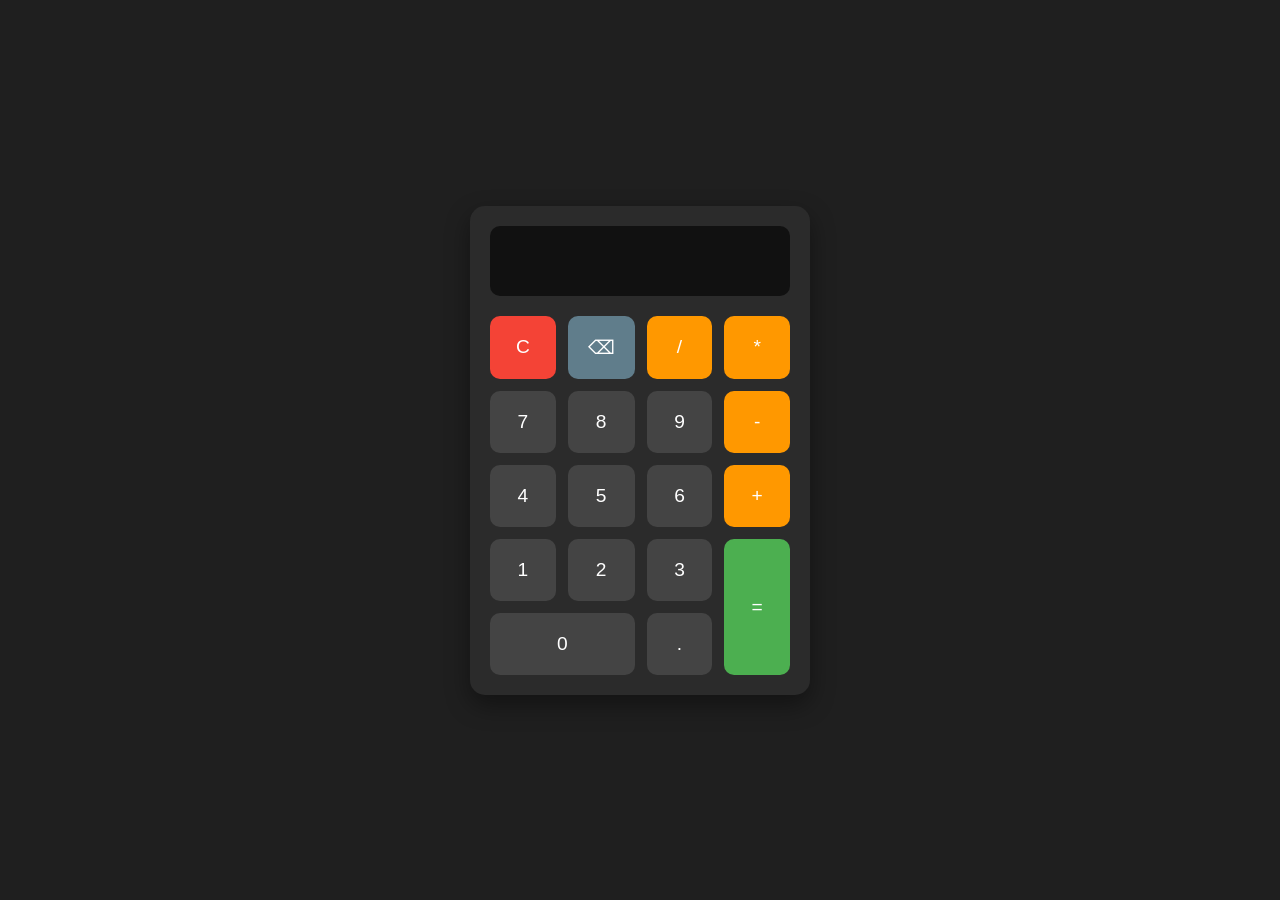
<file: WebDev-L2-Calculator/index.html>
<!DOCTYPE html>
<html lang="en">
<head>
    <meta charset="UTF-8">
    <meta name="viewport" content="width=device-width, initial-scale=1.0">
    <title>Calculator</title>
    <link rel="stylesheet" href="style.css">
</head>
<body>

<div class="calculator">

    <input type="text" id="display" readonly>

    <div class="buttons">

        <button class="clear">C</button>
        <button class="delete">⌫</button>
        <button class="operator">/</button>
        <button class="operator">*</button>

        <button class="number">7</button>
        <button class="number">8</button>
        <button class="number">9</button>
        <button class="operator">-</button>

        <button class="number">4</button>
        <button class="number">5</button>
        <button class="number">6</button>
        <button class="operator">+</button>

        <button class="number">1</button>
        <button class="number">2</button>
        <button class="number">3</button>
        <button class="equals">=</button>

        <button class="number zero">0</button>
        <button class="decimal">.</button>

    </div>

</div>

<script src="script.js"></script>

</body>
</html>
</file>
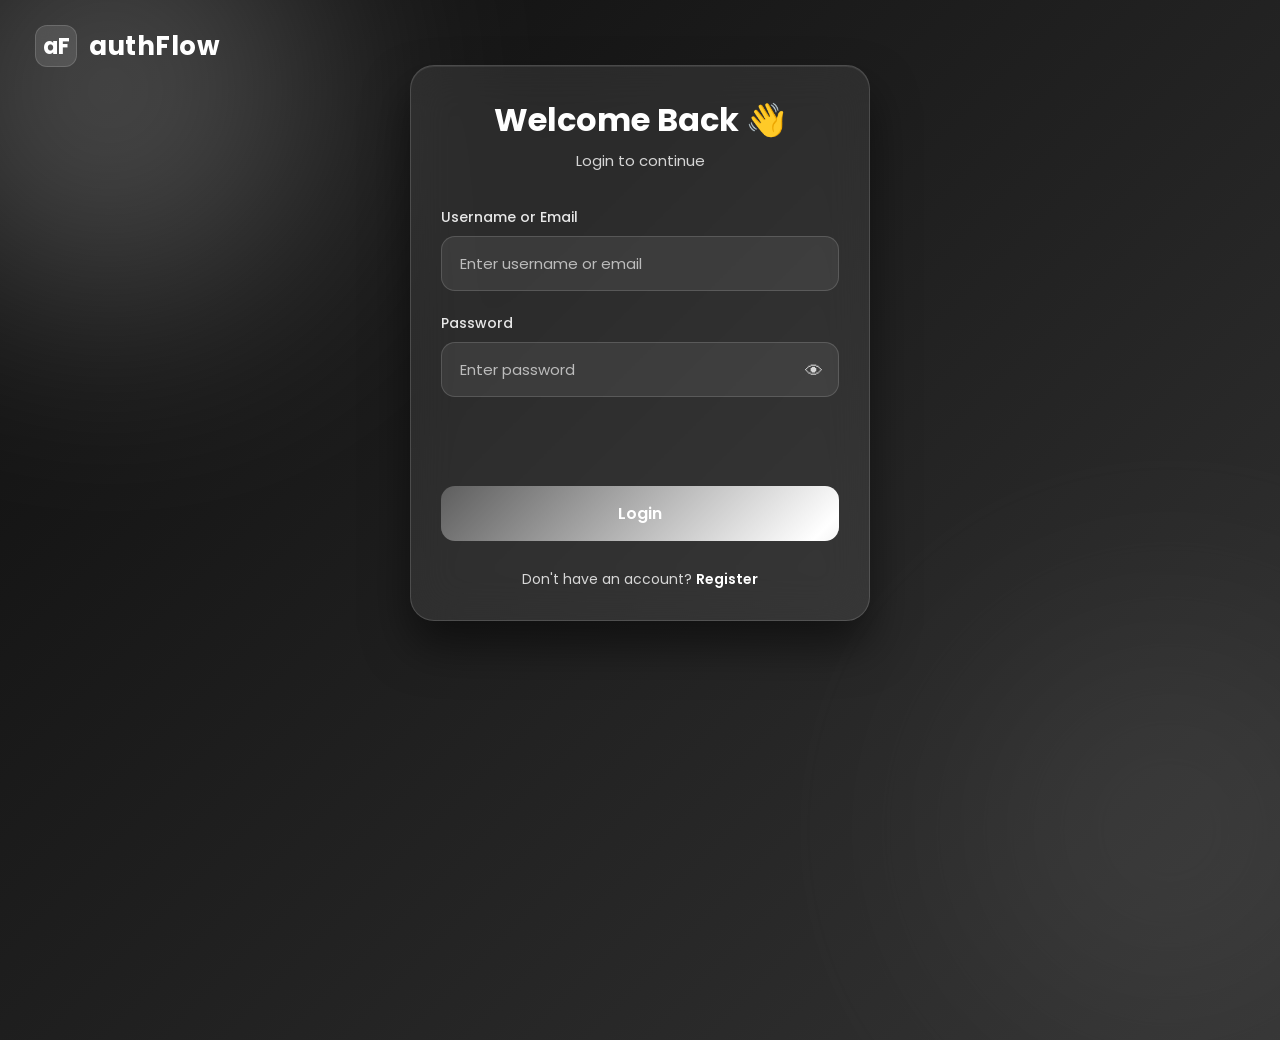
<file: WebDev-L2-LoginAuthSystem/index.html>
<!DOCTYPE html>
<html lang="en">
<head>
    <meta charset="UTF-8">
    <meta name="viewport" content="width=device-width, initial-scale=1.0">
    <title>Login | Auth System</title>

    <link rel="stylesheet" href="css/style.css">
</head>
<body>
   <div class="logo">
    <div class="logo-box">aF</div>
    <span class="logo-text">authFlow</span>
</div>

    <div class="container">

        <div class="auth-card">

            <h1>Welcome Back 👋</h1>
            <p>Login to continue</p>

            <form id="loginForm">

                <div class="input-group">
                    <label for="loginUser">Username or Email</label>
                    <input
                        type="text"
                        id="loginUser"
                        placeholder="Enter username or email"
                        required
                    >
                </div>

                <div class="input-group">
                    <label for="loginPassword">Password</label>

                    <div class="password-box">
                        <input
                            type="password"
                            id="loginPassword"
                            placeholder="Enter password"
                            required
                        >

                        <button
                            type="button"
                            id="toggleLoginPassword"
                            class="toggle-password">
                            👁
                        </button>
                    </div>
                </div>

                <p class="error-message" id="loginError"></p>

                <button type="submit" class="btn">
                    Login
                </button>

            </form>

            <div class="bottom-text">
                Don't have an account?
                <a href="register.html">Register</a>
            </div>

        </div>

    </div>

    <script src="js/hash.js"></script>
    <script src="js/login.js"></script>

</body>
</html>
</file>
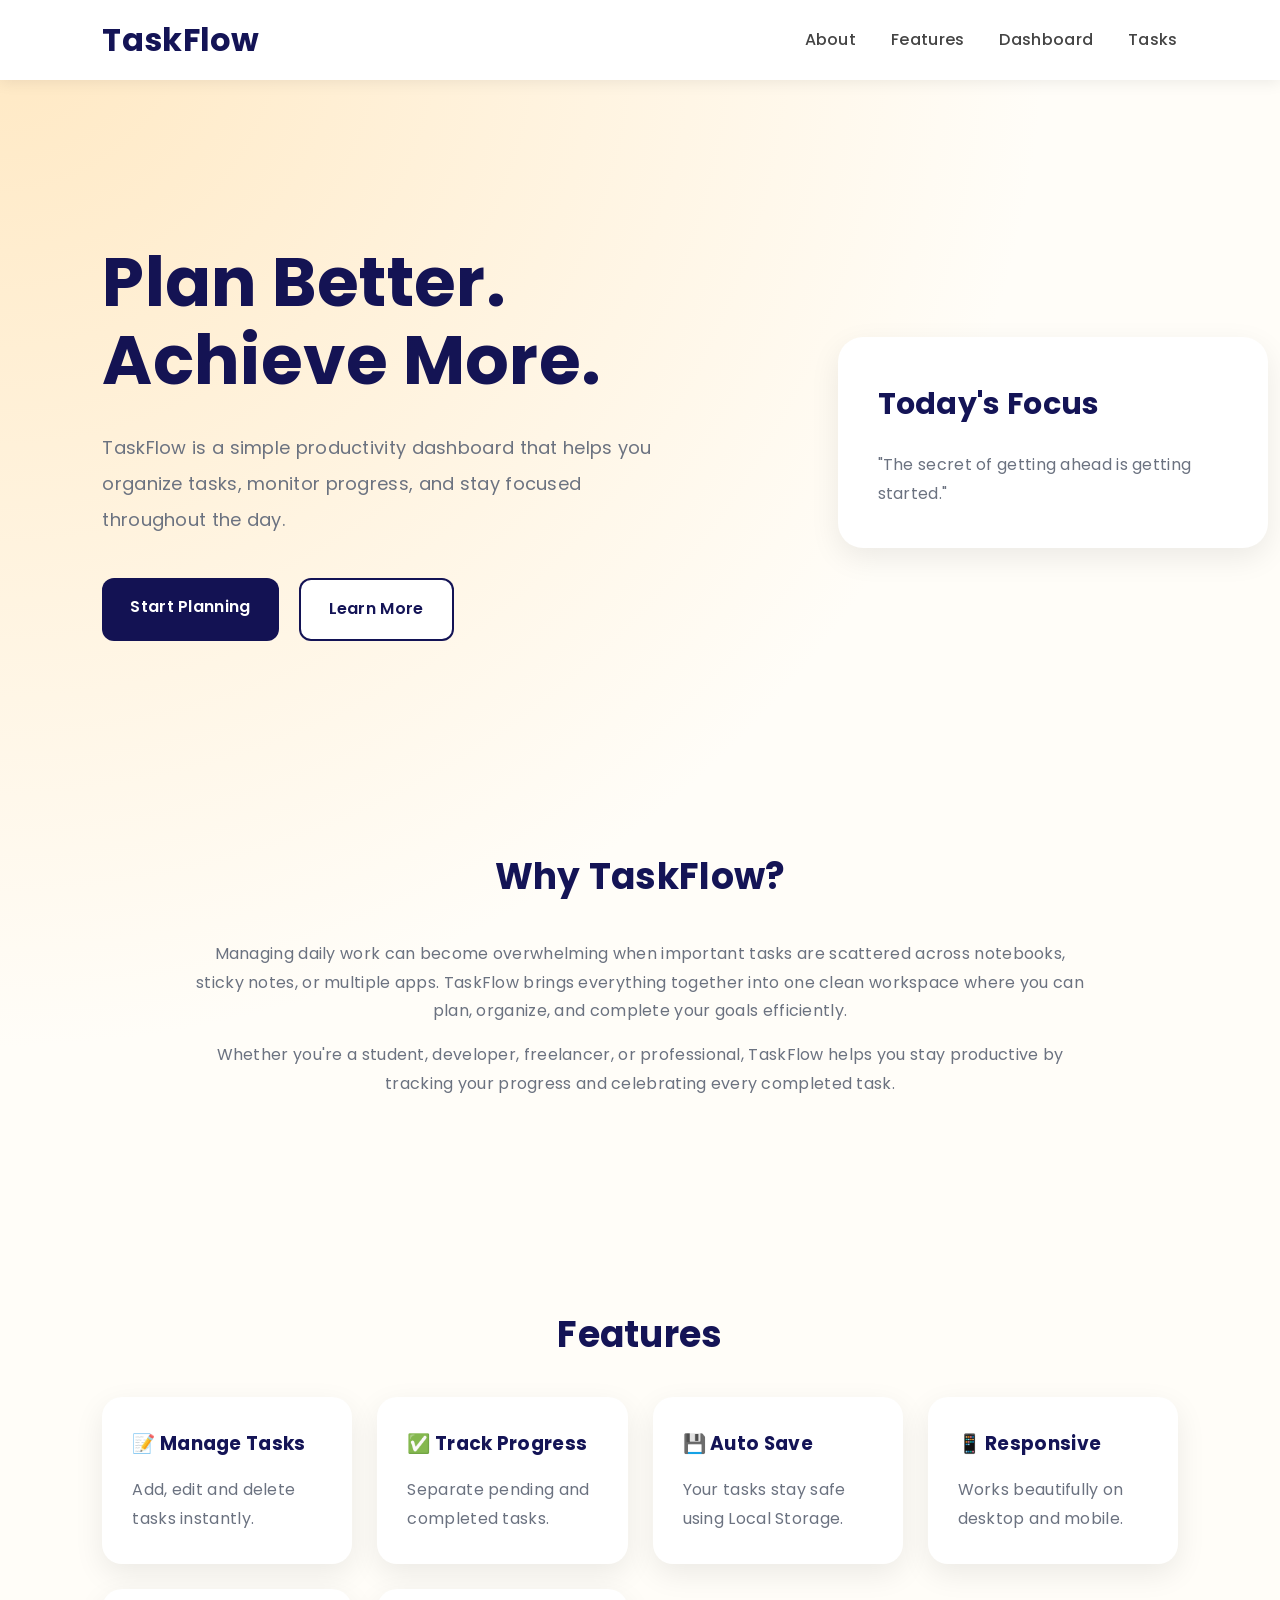
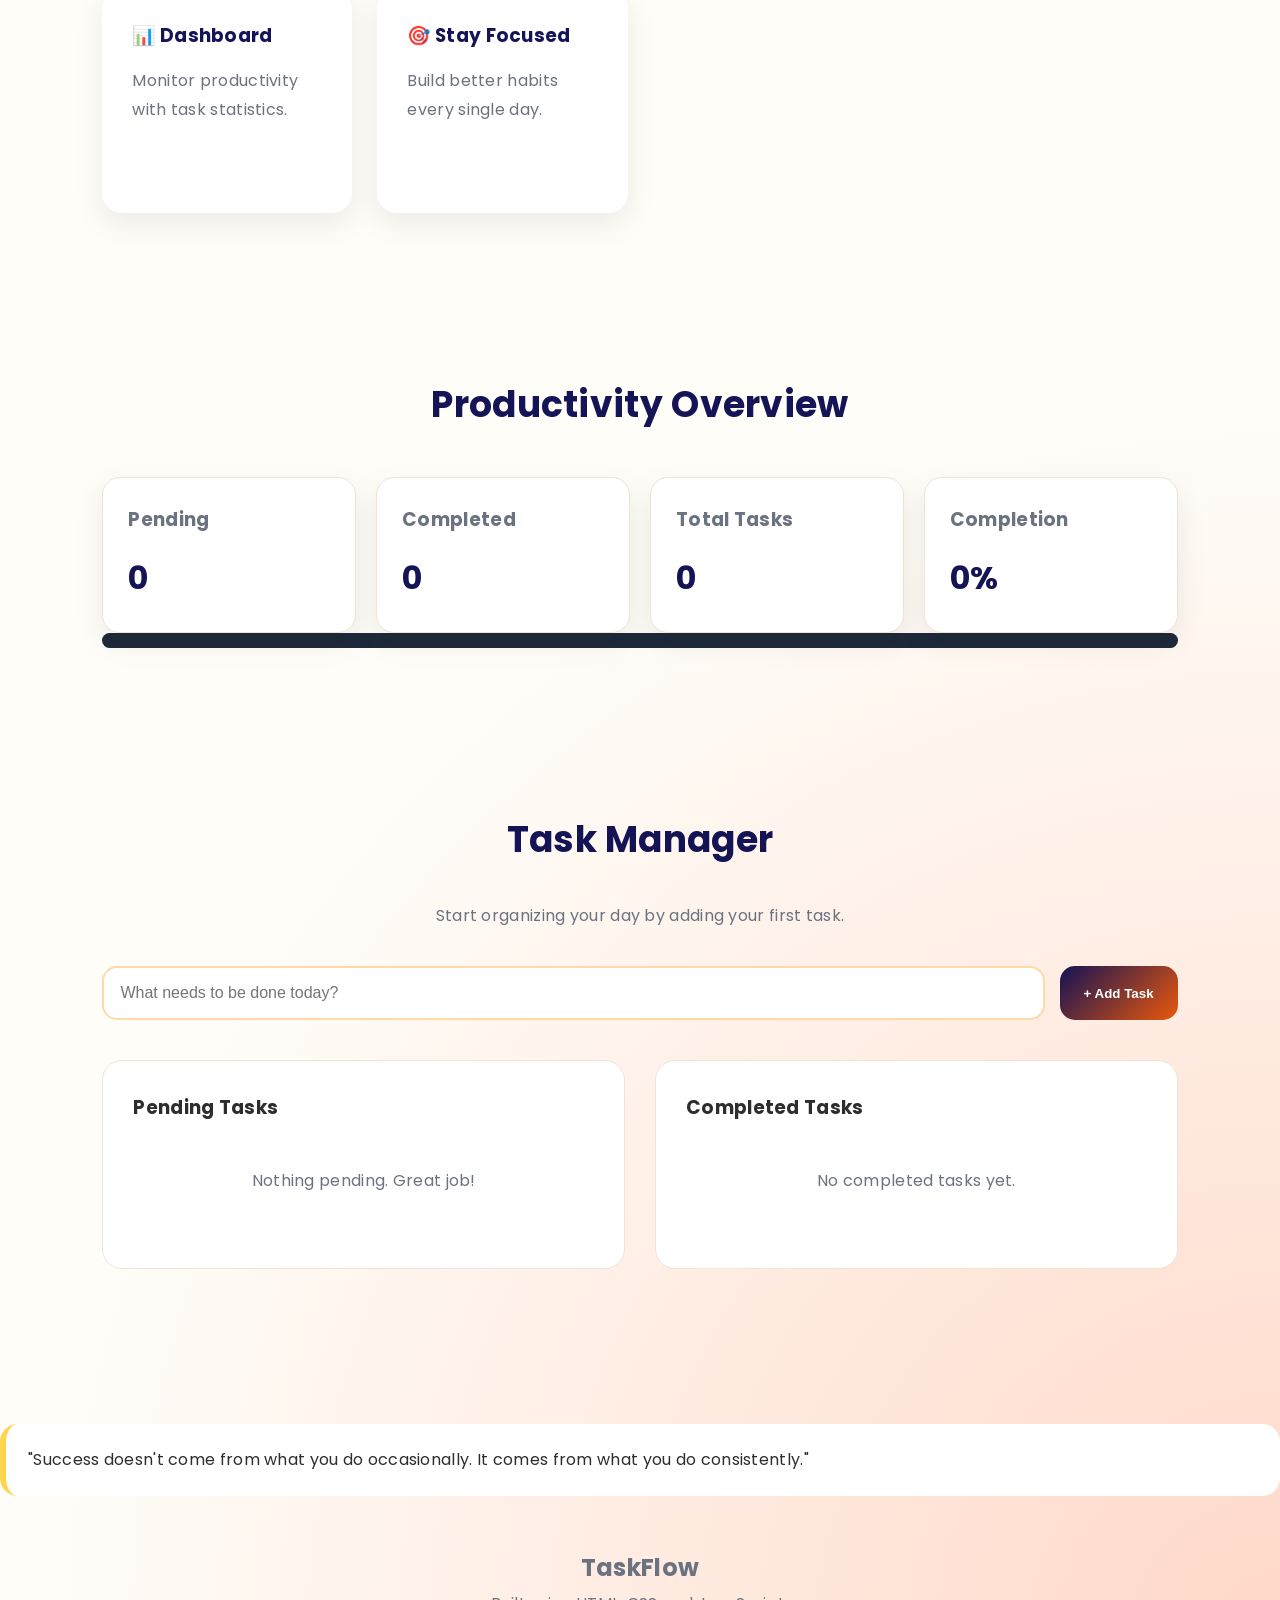
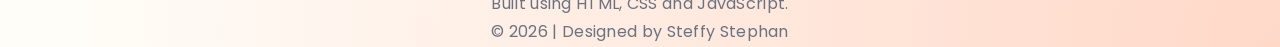
<file: WebDev-L2-todoApp/index.html>
<!DOCTYPE html>
<html lang="en">

<head>

    <meta charset="UTF-8">
    <meta name="viewport" content="width=device-width, initial-scale=1.0">

    <title>TaskFlow | Productivity Dashboard</title>

    <link rel="stylesheet" href="style.css">

    <link rel="preconnect" href="https://fonts.googleapis.com">
    <link rel="preconnect" href="https://fonts.gstatic.com" crossorigin>

    <link href="https://fonts.googleapis.com/css2?family=Poppins:wght@300;400;500;600;700&display=swap" rel="stylesheet">

</head>

<body>

    <!-- ================= HERO ================= -->

    <section class="hero">

        <nav>

            <h2>TaskFlow</h2>

            <ul>

                <li><a href="#about">About</a></li>
                <li><a href="#features">Features</a></li>
                <li><a href="#dashboard">Dashboard</a></li>
                <li><a href="#tasks">Tasks</a></li>

            </ul>

        </nav>

        <div class="hero-content">

            <div class="hero-text">

                <h1>Plan Better.<br>Achieve More.</h1>

                <p>

                    TaskFlow is a simple productivity dashboard that helps
                    you organize tasks, monitor progress, and stay focused
                    throughout the day.

                </p>

                <div class="hero-buttons">

                    <a href="#tasks" class="primary-btn">
                        Start Planning
                    </a>

                    <a href="#about" class="secondary-btn">
                        Learn More
                    </a>

                </div>

            </div>

            <div class="hero-image">

                <h3>Today's Focus</h3>

                <p>"The secret of getting ahead is getting started."</p>

            </div>

        </div>

    </section>

    <!-- ================= ABOUT ================= -->

    <section class="about" id="about">

        <h2>Why TaskFlow?</h2>

        <p>

            Managing daily work can become overwhelming when important
            tasks are scattered across notebooks, sticky notes, or
            multiple apps. TaskFlow brings everything together into
            one clean workspace where you can plan, organize,
            and complete your goals efficiently.

        </p>

        <p>

            Whether you're a student, developer, freelancer,
            or professional, TaskFlow helps you stay productive
            by tracking your progress and celebrating every
            completed task.

        </p>
<br>
    </section>

    <!-- ================= FEATURES ================= -->

    <section class="features" id="features">

        <h2>Features</h2>

        <div class="feature-grid">
            <div class="feature-card">

                <h3>📝 Manage Tasks</h3>

                <p>
                    Add, edit and delete tasks instantly.
                </p>

            </div>

            <div class="feature-card">

                <h3>✅ Track Progress</h3>

                <p>
                    Separate pending and completed tasks.
                </p>

            </div>

            <div class="feature-card">

                <h3>💾 Auto Save</h3>

                <p>
                    Your tasks stay safe using Local Storage.
                </p>

            </div>

            <div class="feature-card">

                <h3>📱 Responsive</h3>

                <p>
                    Works beautifully on desktop and mobile.
                </p>

            </div>

            <div class="feature-card">

                <h3>📊 Dashboard</h3>

                <p>
                    Monitor productivity with task statistics.
                </p>

            </div>

            <div class="feature-card">

                <h3>🎯 Stay Focused</h3>

                <p>
                    Build better habits every single day.
                </p>
                <br>
                <br>

            </div>

        </div>

    </section>

    <!-- ================= DASHBOARD ================= -->

    <section class="dashboard" id="dashboard">

        <h2>Productivity Overview</h2>

        <div class="dashboard-grid">

            <div class="card">

                <h3>Pending</h3>

                <h1 id="pendingCount">0</h1>

            </div>

            <div class="card">

                <h3>Completed</h3>

                <h1 id="completedCount">0</h1>

            </div>

            <div class="card">

                <h3>Total Tasks</h3>

                <h1 id="totalCount">0</h1>

            </div>

            <div class="card">

                <h3>Completion</h3>

                <h1 id="progressText">0%</h1>

            </div>

        </div>

        <div class="progress-bar">

            <div id="progressFill"></div>

        </div>

    </section>

    <!-- ================= TASK APP ================= -->

    <section class="task-app" id="tasks">

        <h2>Task Manager</h2>

        <p>

            Start organizing your day by adding your first task.

        </p>

        <div class="input-section">

            <input
                type="text"
                id="taskInput"
                placeholder="What needs to be done today?"
            >

            <button id="addTaskBtn">

                + Add Task

            </button>

        </div>

        <div class="task-section">

            <div class="task-box">

                <h3>Pending Tasks</h3>

                <p id="pendingEmpty" class="empty">

                    Nothing pending. Great job!

                </p>

                <ul id="pendingList"></ul>

            </div>

            <div class="task-box">

                <h3>Completed Tasks</h3>

                <p id="completedEmpty" class="empty">

                    No completed tasks yet.

                </p>

                <ul id="completedList"></ul>

            </div>

        </div>

    </section>

    <!-- ================= MOTIVATION ================= -->

    <section class="quote">

        <blockquote>

            "Success doesn't come from what you do occasionally. It comes from what you do consistently."

        </blockquote>

    </section>

    <!-- ================= FOOTER ================= -->

    <footer>

        <h2>TaskFlow</h2>

        <p>

            Built using HTML, CSS and JavaScript.

        </p>

        <p>

            © 2026 | Designed by Steffy Stephan

        </p>

    </footer>

    <script src="script.js"></script>

</body>

</html>
</file>
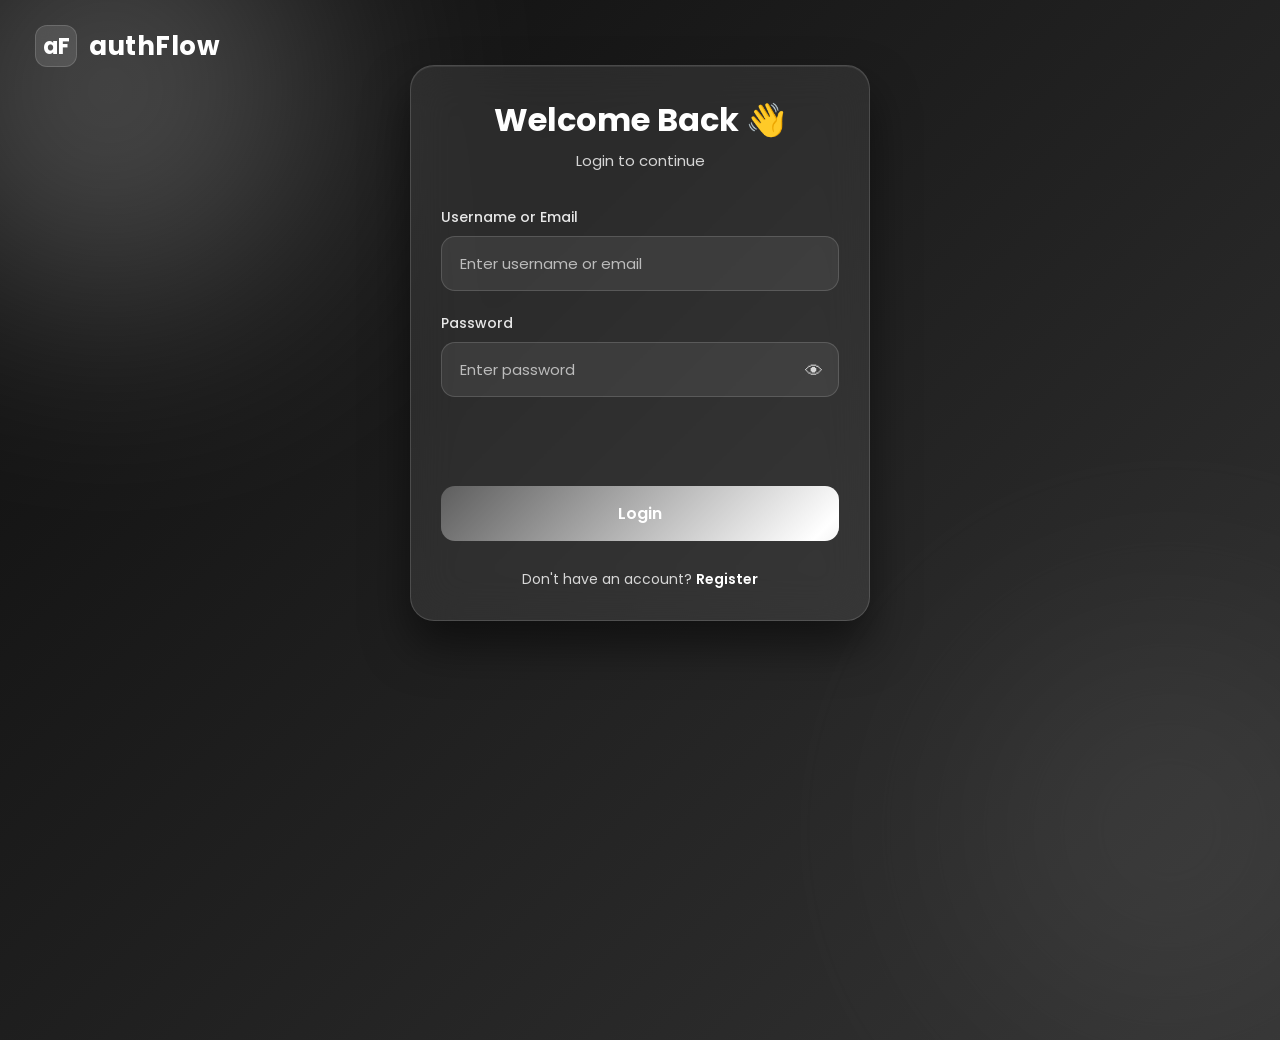
<file: WebDev-L2-LoginAuthSystem/dashboard.html>
<!DOCTYPE html>
<html lang="en">
<head>
    <meta charset="UTF-8">
    <meta name="viewport" content="width=device-width, initial-scale=1.0">
    <title>Dashboard</title>

    <link rel="stylesheet" href="css/style.css">
</head>
<body>

    <div class="logo">
    <div class="logo-box">aF</div>
    <span class="logo-text">authFlow</span>
</div>

<div class="dashboard">

    <div class="dashboard-card">

        <h1 id="welcomeText">
            Welcome!
        </h1>

        <p>
            You have successfully logged in.
        </p>

        <button id="logoutBtn" class="btn">
            Logout
        </button>

    </div>

</div>

<script src="js/dashboard.js"></script>

</body>
</html>
</file>
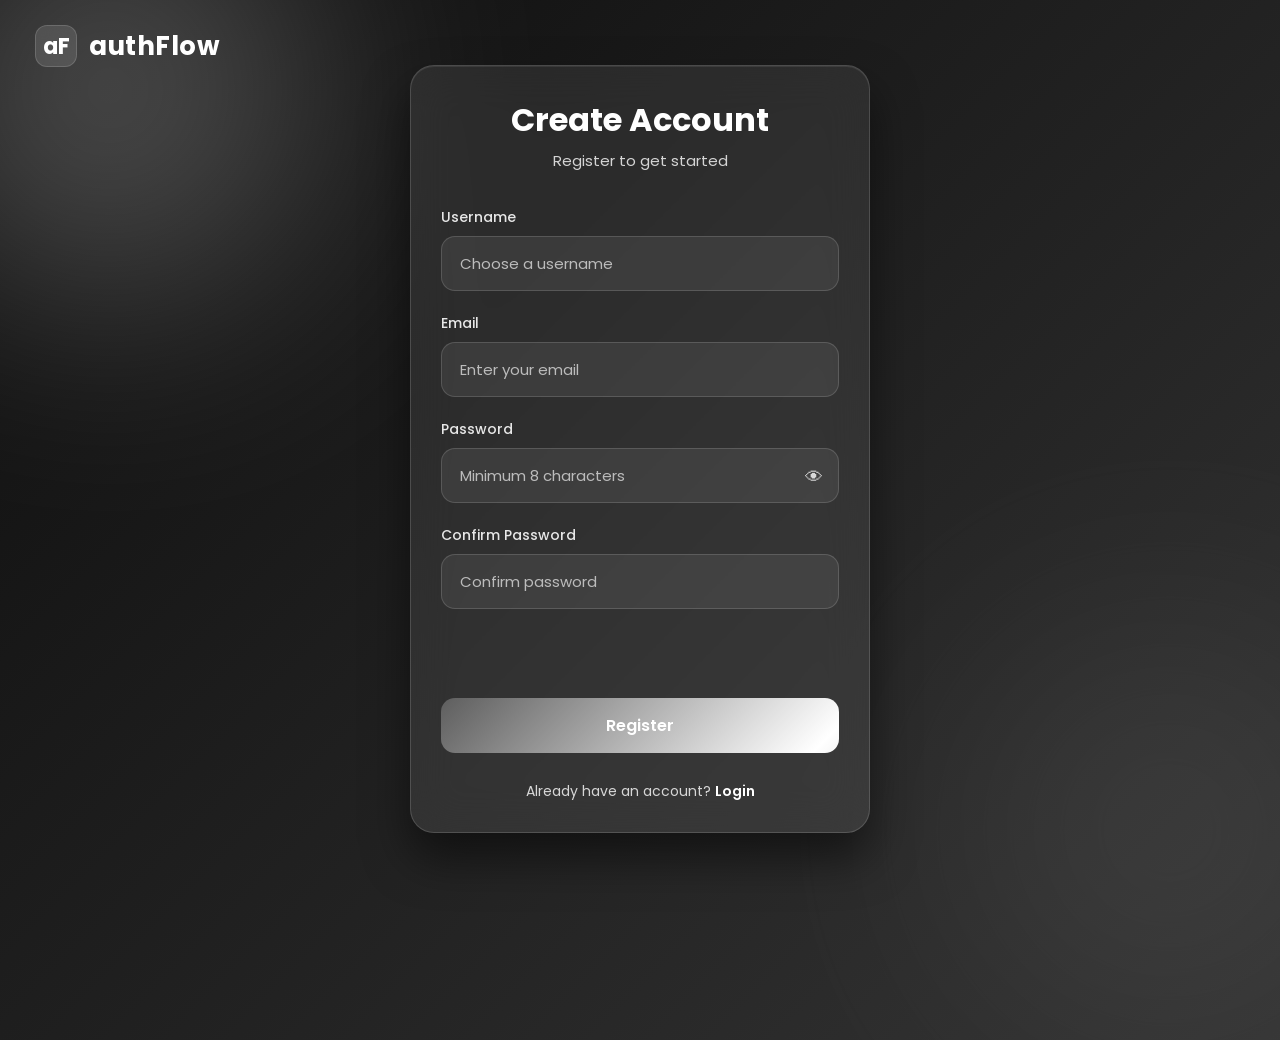
<file: WebDev-L2-LoginAuthSystem/register.html>
<!DOCTYPE html>
<html lang="en">
<head>
    <meta charset="UTF-8">
    <meta name="viewport" content="width=device-width, initial-scale=1.0">
    <title>Register | Auth System</title>

    <link rel="stylesheet" href="css/style.css">
</head>
<body>

<div class="logo">
    <div class="logo-box">aF</div>
    <span class="logo-text">authFlow</span>
</div>

<div class="container">

    <div class="auth-card">

        <h1>Create Account</h1>
        <p>Register to get started</p>

        <form id="registerForm">

            <div class="input-group">
                <label>Username</label>
                <input
                    type="text"
                    id="username"
                    placeholder="Choose a username"
                    required
                >
            </div>

            <div class="input-group">
                <label>Email</label>
                <input
                    type="email"
                    id="email"
                    placeholder="Enter your email"
                    required
                >
            </div>

            <div class="input-group">
                <label>Password</label>

                <div class="password-box">
                    <input
                        type="password"
                        id="password"
                        placeholder="Minimum 8 characters"
                        required
                    >

                    <button
                        type="button"
                        id="toggleRegisterPassword"
                        class="toggle-password">
                        👁
                    </button>
                </div>
            </div>

            <div class="input-group">
                <label>Confirm Password</label>

                <input
                    type="password"
                    id="confirmPassword"
                    placeholder="Confirm password"
                    required
                >
            </div>

            <p class="error-message" id="registerError"></p>

            <button type="submit" class="btn">
                Register
            </button>

        </form>
        <div class="bottom-text">
              Already have an account?
               <a href="index.html">Login</a>
            </div>

    </div>

</div>

<script src="js/hash.js"></script>
<script src="js/register.js"></script>

</body>
</html>
</file>
<file: WebDev-L2-Calculator/style.css>
*{
    margin:0;
    padding:0;
    box-sizing:border-box;
    font-family:Arial, Helvetica, sans-serif;
}

body{
    background:#1f1f1f;
    display:flex;
    justify-content:center;
    align-items:center;
    height:100vh;
}

.calculator{
    width:340px;
    background:#2b2b2b;
    padding:20px;
    border-radius:15px;
    box-shadow:0 10px 25px rgba(0,0,0,.4);
}

#display{
    width:100%;
    height:70px;
    margin-bottom:20px;
    border:none;
    border-radius:10px;
    background:#111;
    color:white;
    text-align:right;
    font-size:2rem;
    padding:15px;
}

.buttons{
    display:grid;
    grid-template-columns:repeat(4,1fr);
    gap:12px;
}

button{
    padding:20px;
    font-size:1.2rem;
    border:none;
    border-radius:10px;
    cursor:pointer;
    transition:.2s;
}

button:hover{
    transform:scale(.97);
}

.number,
.decimal{
    background:#444;
    color:white;
}

.operator{
    background:#ff9800;
    color:white;
}

.equals{
    background:#4caf50;
    color:white;
    grid-row:span 2;
}

.clear{
    background:#f44336;
    color:white;
}

.delete{
    background:#607d8b;
    color:white;
}

.zero{
    grid-column:span 2;
}
</file>
<file: WebDev-L2-LoginAuthSystem/css/style.css>
/* ===========================
   GOOGLE FONT
=========================== */

@import url('https://fonts.googleapis.com/css2?family=Poppins:wght@300;400;500;600;700;800&display=swap');

/* ===========================
   RESET
=========================== */

*{
    margin:0;
    padding:0;
    box-sizing:border-box;
    font-family:'Poppins',sans-serif;
}

body{
    min-height:100vh;
    display:flex;
    justify-content:center;
    align-items:flex-start;
    overflow:auto;
    padding: 40px 20px;
    position:relative;
    background:linear-gradient(-45deg,#050505,#1a1a1a,#3d3d3d,#0d0d0d);
    background-size:400% 400%;
    animation:gradientMove 15s ease infinite;
}

/* ===========================
   ANIMATED BACKGROUND
=========================== */

body::before,
body::after{
    content:"";
    position:absolute;
    width:420px;
    height:420px;
    border-radius:50%;
    filter:blur(120px);
    opacity:.25;
    z-index:-1;
}

body::before{
    background:#ffffff;
    top:-120px;
    left:-100px;
    animation:float1 10s ease-in-out infinite;
}

body::after{
    background:#666666;
    bottom:-140px;
    right:-100px;
    animation:float2 12s ease-in-out infinite;
}

@keyframes gradientMove{

0%{
background-position:0% 50%;
}

50%{
background-position:100% 50%;
}

100%{
background-position:0% 50%;
}

}

@keyframes float1{

0%,100%{
transform:translateY(0) translateX(0);
}

50%{
transform:translateY(60px) translateX(50px);
}

}

@keyframes float2{

0%,100%{
transform:translateY(0) translateX(0);
}

50%{
transform:translateY(-70px) translateX(-40px);
}

}

/* ===========================
   LOGO
=========================== */

.logo{
    position:fixed;
    top:25px;
    left:35px;
    display:flex;
    align-items:center;
    gap:12px;
}

.logo-box{
    width:42px;
    height:42px;
    border-radius:12px;
    background:rgba(255,255,255,.12);
    backdrop-filter:blur(15px);
    border:1px solid rgba(255,255,255,.15);

    display:flex;
    justify-content:center;
    align-items:center;

    color:white;
    font-size:22px;
    font-weight:700;
}

.logo-text{
    color:white;
    font-size:26px;
    font-weight:700;
    letter-spacing:.5px;
}

/* ===========================
   CONTAINER
=========================== */

.container,
.dashboard{
    width:100%;
    display:flex;
    justify-content:center;
    align-items:center;
    padding:25px;
}

/* ===========================
   CARD
=========================== */

.auth-card,
.dashboard-card{

    width:100%;
    max-width:460px;
    padding:30px;
    border-radius:24px;
    background:rgba(255,255,255,.08);
    backdrop-filter:blur(22px);
    border:1px solid rgba(255,255,255,.15);
    box-shadow:
    0 25px 45px rgba(0,0,0,.5),
    inset 0 1px rgba(255,255,255,.08);
    color:white;
    animation:fadeUp .8s ease;
}

@keyframes fadeUp{

from{

opacity:0;
transform:translateY(40px);

}

to{

opacity:1;
transform:translateY(0);

}

}

/* ===========================
   HEADINGS
=========================== */

.auth-card h1,
.dashboard-card h1{

font-size:32px;
font-weight:700;
margin-bottom:5px;
text-align:center;

}

.auth-card p,
.dashboard-card p{

text-align:center;
color:#d5d5d5;
margin-bottom:35px;
font-size:15px;

}

/* ===========================
   INPUTS
=========================== */

.input-group{

margin-bottom:22px;

}

.input-group label{

display:block;
margin-bottom:8px;
font-size:14px;
font-weight:500;
color:#e7e7e7;

}

.input-group input{

width:100%;

padding:15px 18px;

border-radius:14px;

border:1px solid rgba(255,255,255,.15);

background:rgba(255,255,255,.07);

color:white;

font-size:15px;

outline:none;

transition:.35s;

}

.input-group input::placeholder{

color:#bcbcbc;

}

.input-group input:focus{

border-color:white;

box-shadow:0 0 20px rgba(255,255,255,.15);

background:rgba(255,255,255,.12);

}

/* ===========================
   PASSWORD
=========================== */

.password-box{

position:relative;

}

.toggle-password{

position:absolute;

right:16px;

top:50%;

transform:translateY(-50%);

background:none;

border:none;

cursor:pointer;

font-size:18px;

color:#d8d8d8;

transition:.3s;

}

.toggle-password:hover{

transform:translateY(-50%) scale(1.15);

color:white;

}

/* ===========================
   BUTTON
=========================== */

.btn{

width:100%;

padding:15px;

margin-top:10px;

border:none;

border-radius:14px;

font-size:16px;

font-weight:600;

cursor:pointer;

color:white;

background:linear-gradient(135deg,#5e5e5e,#ffffff,#5e5e5e);

background-size:200%;

transition:.4s;

}

.btn:hover{

background-position:right;

transform:translateY(-3px);

box-shadow:0 15px 25px rgba(255,255,255,.2);

color:black;

}

/* ===========================
   LINKS
=========================== */

.bottom-text{

margin-top:28px;

text-align:center;

font-size:14px;

color:#d7d7d7;

}

.bottom-text a{

color:white;

font-weight:600;

text-decoration:none;

transition:.3s;

}

.bottom-text a:hover{

letter-spacing:.5px;

}

/* ===========================
   ERROR
=========================== */

.error-message{

min-height:22px;

margin-top:10px;

text-align:center;

color:#ff7b7b;

font-size:14px;

}

/* ===========================
   DASHBOARD
=========================== */

.dashboard-card{

text-align:center;

}

.dashboard-card h1{

margin-bottom:20px;

}

.dashboard-card p{

margin-bottom:35px;

}

/* ===========================
   RESPONSIVE
=========================== */

@media(max-width:600px){

.auth-card,
.dashboard-card{

padding:30px;

}

.auth-card h1,
.dashboard-card h1{

font-size:30px;

}

}
</file>
<file: WebDev-L2-todoApp/style.css>
/* ===========================
   Google Font
=========================== */
@import url('https://fonts.googleapis.com/css2?family=Poppins:wght@300;400;500;600;700&display=swap');

/* ===========================
   Root Colors
=========================== */

:root{
    --bg:#9ecdf0;
    --surface:#FFFFFF;
    --surface-light:#FFF7E6;
    --card:#FFFFFF;
    --text:#2D2D2D;
    --muted:#6B7280;
    --orange:#020249ed;
    --yellow:#FFD54F;
    --red:#c74756;
    --green:#22C55E;
    --shadow:0 10px 30px rgba(0,0,0,.08);
}

/* ===========================
   Reset
=========================== */

*{
    margin:0;
    padding:0;
    box-sizing:border-box;
}

html{
    scroll-behavior:smooth;
}
section{
    scroll-margin-top:90px;
}

body{
    font-family:'Poppins',sans-serif;
    min-height:100vh;
    background:
    radial-gradient(circle at top left,#FFE8C2 0%,transparent 30%),
    radial-gradient(circle at bottom right,#FFD8C8 0%,transparent 35%),
    #FFFDF8;
    color:var(--text);
    line-height:1.8;
    letter-spacing:.3px;
}

/* ===========================
   NAVBAR
=========================== */

nav{
    position:fixed;
    top:0;
    left:0;
    width:100%;
    height:80px;
    display:flex;
    justify-content:space-between;
    align-items:center;
    padding:0 8%;
    background:#ffffff;
    box-shadow:0 2px 15px rgba(0,0,0,.08);
    z-index:1000;
}

nav h2{
    color:var(--orange);
    font-size:32px;
    font-weight:700;
}

nav ul{
    display:flex;
    list-style:none;
    gap:35px;
}

nav ul li a{
    text-decoration:none;
    color:#444;
    font-weight:500;
    transition:.3s;
}

nav ul li a:hover{
    color:var(--orange);
}

/* ===========================
   Hero
=========================== */

.hero{
    min-height:85vh;
    display:flex;
    justify-content:center;
    padding:120px 8% 40px;
}

/* ===========================
   Hero Content
=========================== */

.hero-content{
    display:grid;
    grid-template-columns:60% 40%;
    align-items:center;
    gap:90px;
    margin-top:40px;
}

.hero-text{
    max-width:650px;
    padding-right:30px;
}

.hero-text h1{
    font-size:68px;
    line-height:1.15;
    font-weight:700;
    margin-bottom:30px;
    color:var(--orange);
}

.hero-text p{
    font-size:18px;
    line-height:2;
    color:var(--muted);
    margin-bottom:40px;
    max-width:560px;
}

.hero-image{
    background:white;
    border-radius:25px;
    padding:40px;
    box-shadow:var(--shadow);
    display:flex;
    flex-direction:column;
    justify-content:center;
}

.hero-image h3{
    font-size:30px;
    margin-bottom:20px;
    color:var(--orange);
}

.hero-image p{
    color:var(--muted);
    line-height:1.8;
}

.hero-buttons{
    display:flex;
    gap:20px;
    margin-top:30px;
}

.primary-btn,
.secondary-btn{
    text-decoration:none;
    padding:15px 28px;
    border-radius:12px;
    font-weight:600;
    transition:.3s;
}

.primary-btn{
    background:var(--orange);
    color:white;
}

.primary-btn:hover{
    transform:translateY(-3px);
    box-shadow:0 10px 20px rgba(255,138,0,.25);
}

.secondary-btn{
    border:2px solid var(--orange);
    color:var(--orange);
    background:white;
}

.secondary-btn:hover{
    background:var(--orange);
    color:white;
}

/* ===========================
   About & Features Sections
=========================== */

.about,
.features,
.task-app{
    padding:80px 8%;
}

.about h2,
.features h2,
.task-app h2{
    text-align:center;
    font-size:36px;
    color:var(--orange);
    margin-bottom:30px;
}

.about p,
.task-app p{
    max-width:900px;
    margin:15px auto;
    color:var(--muted);
    text-align:center;
}


/* Feature Cards */

.feature-grid{
    display:grid;
    grid-template-columns:repeat(auto-fit,minmax(250px,1fr));
    gap:25px;
}

.feature-card{
    background:var(--surface);
    padding:30px;
    border-radius:20px;
    box-shadow:var(--shadow);
    transition:.3s;
}

.feature-card:hover{
    transform:translateY(-8px);
}

.feature-card h3{
    margin-bottom:15px;
    color:var(--orange);
}

.feature-card p{
    color:var(--muted);
}

/* ===========================
   Dashboard
=========================== */

/* ===========================
   Dashboard
=========================== */

.dashboard{
    padding:80px 8%;
}

.dashboard h2{
    text-align:center;
    font-size:36px;
    color:var(--orange);
    margin-bottom:40px;
}

.dashboard-grid{
    display:grid;
    grid-template-columns:repeat(auto-fit,minmax(220px,1fr));
    gap:20px;
}

.card{
    background:var(--surface);
    border-radius:18px;
    padding:25px;
    transition:.3s;
    border:1px solid #F1E4D4;
    box-shadow:var(--shadow);
}

.card:hover{
    transform:translateY(-8px);
    box-shadow:0 12px 25px rgba(0,0,0,.35);
}

.pending-card{
    border-left:6px solid var(--orange);
}

.completed-card{
    border-left:6px solid var(--green);
}

.total-card{
    border-left:6px solid var(--yellow);
}

.motivation-card{
    border-left:6px solid var(--red);
}

.card h3{
    color:var(--muted);
    margin-bottom:12px;
}

.card h1{
    font-size:2rem;
    color:var(--orange);
}

/* ===========================
   Progress
=========================== */

.progress-section{
    margin-bottom:35px;
}

.progress-header{
    display:flex;
    justify-content:space-between;
    margin-bottom:12px;
}

.progress-bar{
    width:100%;
    height:15px;
    border-radius:20px;
    background:#1e293b;
    overflow:hidden;
}

#progressFill{
    width:0%;
    height:100%;
    background:linear-gradient(90deg,var(--orange),var(--yellow));
    border-radius:20px;
    transition:1s;
}

/* ===========================
   Quote
=========================== */

.quote{
    margin:35px 0;
    background:var(--surface);
    border-left:6px solid var(--yellow);
    border-radius:18px;
    padding:22px;
}

.quote h3{
    margin-bottom:10px;
    color:var(--yellow);
}

.quote p{
    color:var(--muted);
    font-style:italic;
}

/* ===========================
   Input
=========================== */

.input-section{
    display:flex;
    gap:15px;
    margin:35px 0;
}

.input-section input{
    flex:1;
    background:#ffffff;
    color:var(--text);
    border:2px solid #FFD9A8;
    padding:16px;
    border-radius:15px;
    font-size:16px;
    outline:none;
    transition:.3s;
}

.input-section input:focus{
    border-color:var(--orange);
    box-shadow:0 0 15px rgba(249,115,22,.3);
}

.input-section button{
    border:none;
    padding:16px 24px;
    border-radius:15px;
    background:linear-gradient(135deg,var(--orange),#ea580c);
    color:white;
    cursor:pointer;
    font-weight:600;
    transition:.3s;
}

.input-section button:hover{
    transform:translateY(-3px);
    box-shadow:0 10px 25px rgba(249,115,22,.4);
}

/* ===========================
   Task Layout
=========================== */

.task-section{
    display:grid;
    grid-template-columns:repeat(auto-fit,minmax(400px,1fr));
    gap:30px;
    margin:40px 0;
}

.task-box{
    background:var(--surface);
    border-radius:20px;
    padding:30px;
    border:1px solid #F1E4D4;
}

.section-title{
    margin-bottom:20px;
}

.section-title h2{
    color:var(--yellow);
}

ul{
    list-style:none;
}

/* ===========================
   Task Card
=========================== */

.task{
    display:flex;
    justify-content:space-between;
    gap:15px;
    background:var(--card);
    border-left:6px solid var(--orange);
    border-radius:15px;
    padding:22px;
    margin-bottom:22px;
    animation:fadeIn .35s ease;
    transition:.3s;
}

.task:hover{
    transform:translateY(-4px);
    box-shadow:0 10px 20px rgba(0,0,0,.35);
}

.task-info{
    flex:1;
}

.task-info strong{
    color:var(--text);
    font-size:17px;
    font-weight:600;
}

.task-time{
    color:var(--muted);
    font-size:12px;
    margin-top:6px;
}

/* ===========================
   Buttons
=========================== */

.actions{
    display:flex;
    gap:8px;
    flex-wrap:wrap;
}

.actions button{
    border:none;
    border-radius:10px;
    padding:8px 12px;
    cursor:pointer;
    font-weight:600;
    transition:.25s;
}

.actions button:hover{
    transform:scale(1.08);
}

.complete{
    background:var(--green);
    color:white;
}

.edit{
    background:var(--yellow);
    color:#111;
}

.delete{
    background:var(--red);
    color:white;
}

/* ===========================
   Goals
=========================== */

.goals{
    margin-top:40px;
    background:var(--surface);
    border-radius:20px;
    padding:25px;
}

.goals h2{
    color:var(--yellow);
    margin-bottom:20px;
}

.goal-grid{
    display:grid;
    grid-template-columns:repeat(auto-fit,minmax(220px,1fr));
    gap:15px;
}

.goal-grid label{
    background:var(--card);
    padding:15px;
    border-radius:12px;
    cursor:pointer;
    transition:.3s;
}

.goal-grid label:hover{
    background:var(--surface-light);
}

/* ===========================
   Empty State
=========================== */

.empty{
    padding:25px;
    text-align:center;
    color:var(--muted);
    border:2px dashed rgba(255,255,255,.15);
    border-radius:15px;
}

/* ===========================
   Footer
=========================== */

footer{
    margin-top:50px;
    text-align:center;
    color:var(--muted);
}

/* ===========================
   Scrollbar
=========================== */

::-webkit-scrollbar{
    width:8px;
}

::-webkit-scrollbar-thumb{
    background:var(--orange);
    border-radius:10px;
}

/* ===========================
   Animation
=========================== */

@keyframes fadeIn{
    from{
        opacity:0;
        transform:translateY(20px);
    }
    to{
        opacity:1;
        transform:translateY(0);
    }
}

/* ===========================
   Responsive
=========================== */

@media(max-width:768px){

    .hero{
        flex-direction:column;
        align-items:flex-start;
    }

    .date-box{
        width:100%;
        text-align:left;
    }

    .input-section{
        flex-direction:column;
    }

    .task-section{
        grid-template-columns:1fr;
    }

    .task{
        flex-direction:column;
    }

    .actions{
        width:100%;
    }

    .actions button{
        flex:1;
    }

    .hero h1{
        font-size:2.3rem;
    }
}
</file>
